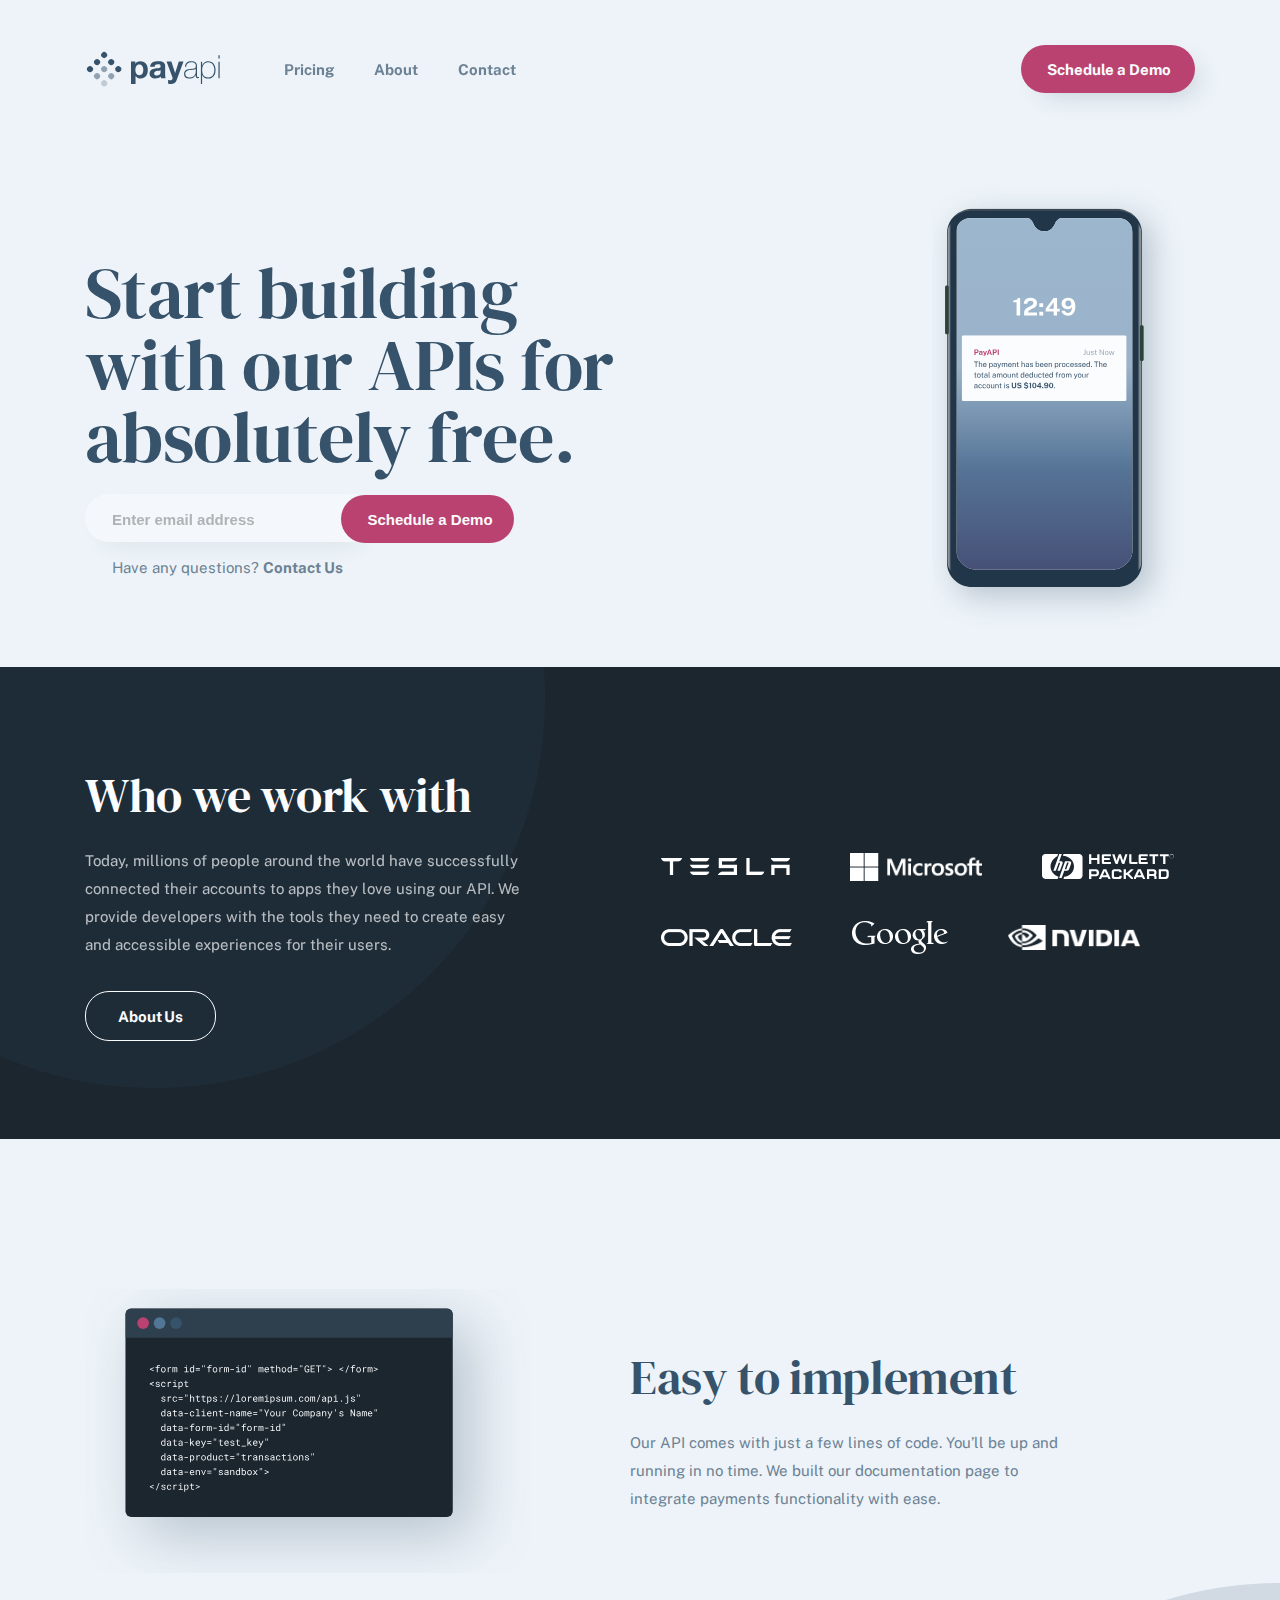
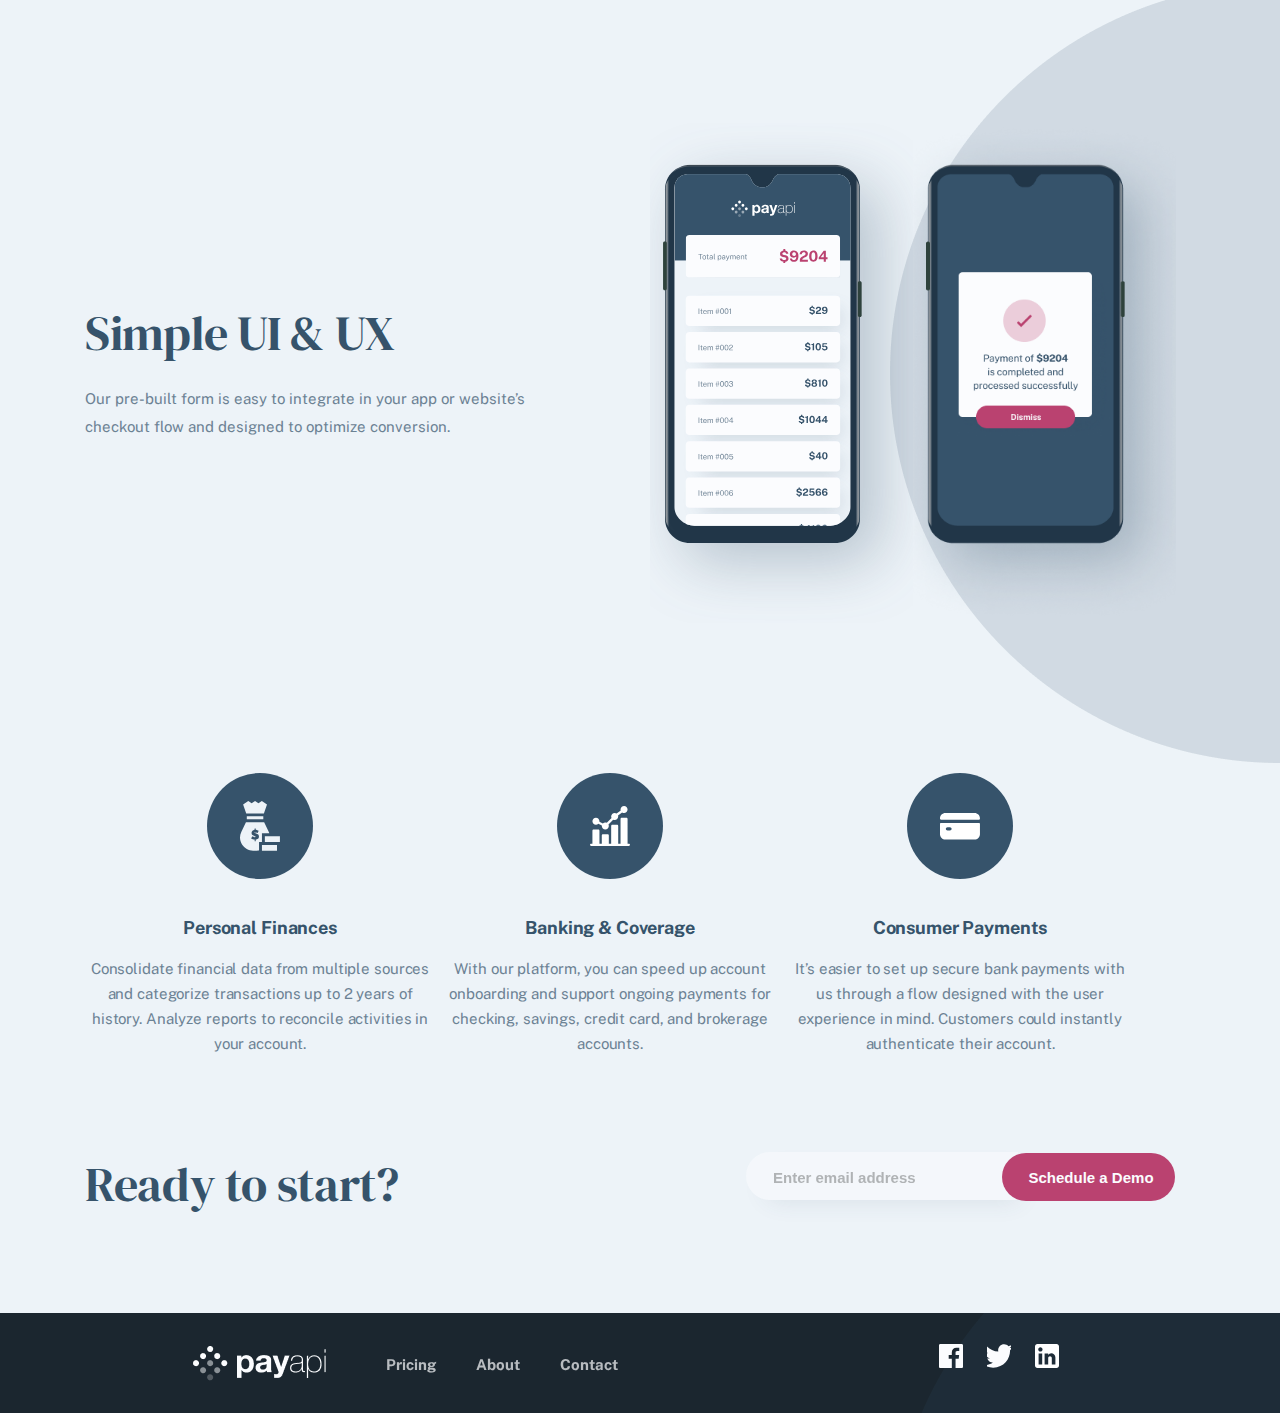
<file: index.html>
<!DOCTYPE html>
<html lang="en">

<head>
    <meta charset="UTF-8">
    <meta http-equiv="X-UA-Compatible" content="IE=edge">
    <meta name="viewport" content="width=device-width, initial-scale=1.0">
    <title>Payapi - Home</title>
    <link rel="stylesheet" href="css/main.css">
</head>

<body>

    <header class="header">
        <nav class="nav container">

            <div class="header-all">
                <div class="header-logo">
                    <a href="index.html">
                        <img src="images/header-logo.svg" alt="img">
                    </a>
                </div>

                <ul>
                    <li><a href="pricing.html">Pricing</a></li>
                    <li><a href="about.html">About</a></li>
                    <li><a href="contact.html">Contact</a></li>
                </ul>
            </div>

            <div class="hamburger">
                <img src="images/hamburger.svg" alt="img">
            </div>

            <div class="btn">
                <a href="">Schedule a Demo</a>
            </div>

        </nav>
    </header>

    <main class="main">

        <section class="building container">

            <div class="building-all">

                <div class="building-text">
                    <h1>Start building with our APIs for absolutely free.</h1>

                    <form>
                        <input type="email" placeholder="Enter email address">
                        <input type="submit" value="Schedule a Demo">
                    </form>

                    <p>Have any questions? <span>Contact Us</span></p>

                </div>


                <div class="building-img">
                    <img src="images/home-building.svg" alt="">
                </div>

            </div>

        </section>

        <section class="work">

            <div class="work-content container">

                <div class="work-text">
                    <h1>Who we work with</h1>
                    <p>Today, millions of people around the world have successfully connected their accounts to apps
                        they love using our API. We provide developers with the tools they need to create easy and
                        accessible experiences for their users. </p>
                    <a href="about.html">About Us</a>
                </div>

                <div class="work-media">
                    <div class="work-media-1">
                        <img src="images/work-1.png" alt="img">
                        <img src="images/work-2.png" alt="img">
                        <img src="images/work-3.svg" alt="img">
                    </div>

                    <div class="work-media-2">
                        <img src="images/work-4.png" alt="img">
                        <img src="images/work-5.png" alt="img">
                        <img src="images/work-6.png" alt="img">
                    </div>
                </div>

            </div>

        </section>

        <section class="implement container">

            <div class="implement-content">

                <div class="implement-img">
                    <img src="images/implement.svg" alt="">
                </div>

                <div class="implement-text">
                    <h2>Easy to implement</h2>
                    <p>Our API comes with just a few lines of code. You’ll be up and running in no time. We built our
                        documentation page to integrate payments functionality with ease.</p>
                </div>

            </div>

        </section>

        <section class="simple">

            <div class="simple-content container">

                <div class="simple-text">
                    <h2>Simple UI & UX</h2>
                    <p>Our pre-built form is easy to integrate in your app or website’s checkout flow and designed to
                        optimize conversion. </p>
                </div>

                <div class="simple-img">
                    <img src="images/simple-1.svg" alt="">
                    <img src="images/simple-2.png" alt="">
                </div>

            </div>

        </section>

        <section class="home-cards">
            <div class="home-cards-content container">

                <div class="cards">
                    <div class="card">
                        <img src="images/home-cards-1.svg" alt="">
                        <h1>Personal Finances</h1>
                        <p>Consolidate financial data from multiple sources and categorize transactions up to 2 years of
                            history. Analyze reports to reconcile activities in your account. </p>
                    </div>

                    <div class="card">
                        <img src="images/home-cards-2.svg" alt="">
                        <h1>Banking & Coverage</h1>
                        <p>With our platform, you can speed up account onboarding and support ongoing payments for
                            checking, savings, credit card, and brokerage accounts.</p>
                    </div>

                    <div class="card">
                        <img src="images/home-cards-3.svg" alt="">
                        <h1>Consumer Payments</h1>
                        <p>It’s easier to set up secure bank payments with us through a flow designed with the user
                            experience in mind. Customers could instantly authenticate their account.</p>
                    </div>
                </div>

                <div class="home-card-bottom">

                    <h1>Ready to start?</h1>

                    <form>
                        <input type="email" placeholder="Enter email address">
                        <input type="submit" value="Schedule a Demo">
                    </form>


                </div>

            </div>
        </section>

    </main>

    <footer class="footer">
        <div class="footer-content container">
            <div class="footer-all">

                <div class="footer-logo">
                    <img src="images/footer-logo.png" alt="">
                </div>

                <ul>
                    <li><a href="pricing.html">Pricing</a></li>
                    <li><a href="about.html">About</a></li>
                    <li><a href="contact.html">Contact</a></li>
                </ul>

            </div>


            <div class="footer-social-media">
                <img src="images/facebook.svg" alt="">
                <img src="images/twitter.svg" alt="">
                <img src="images/in.svg" alt="">
            </div>

        </div>
    </footer>


</body>

</html>
</file>
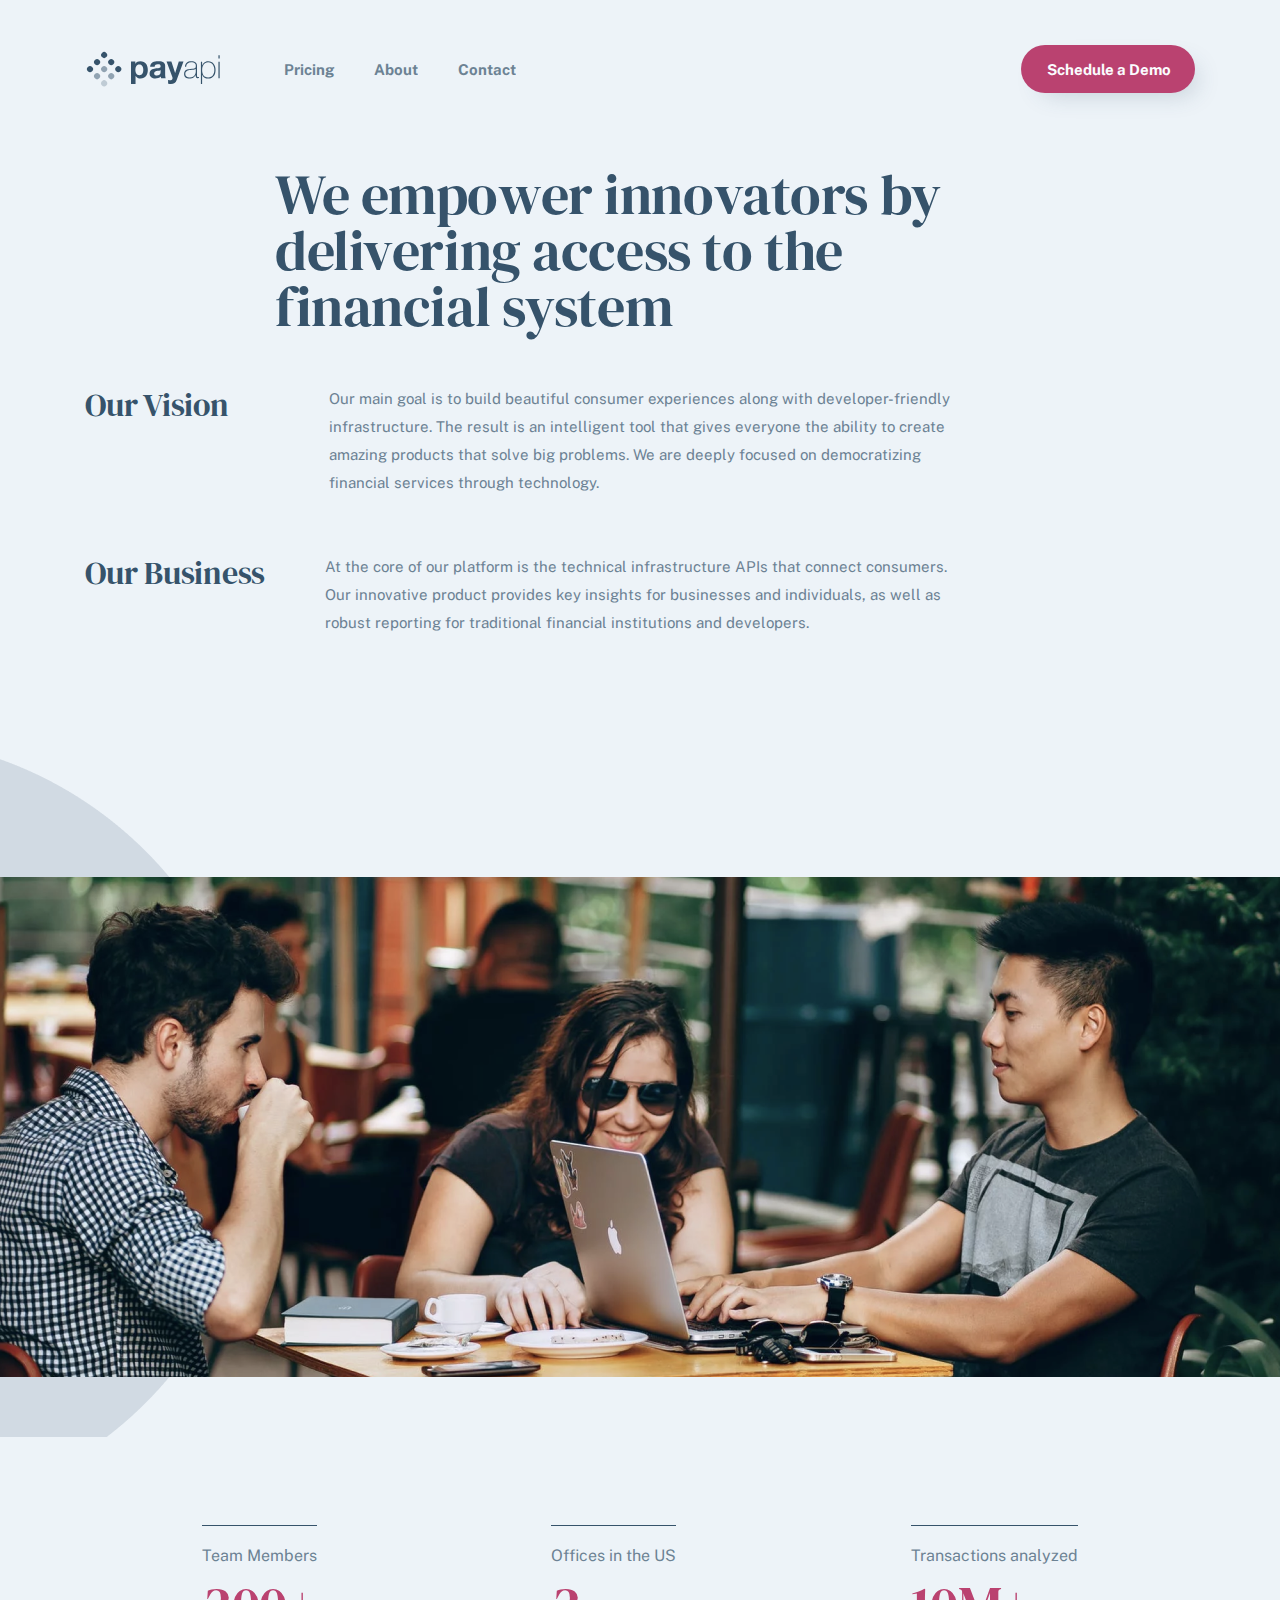
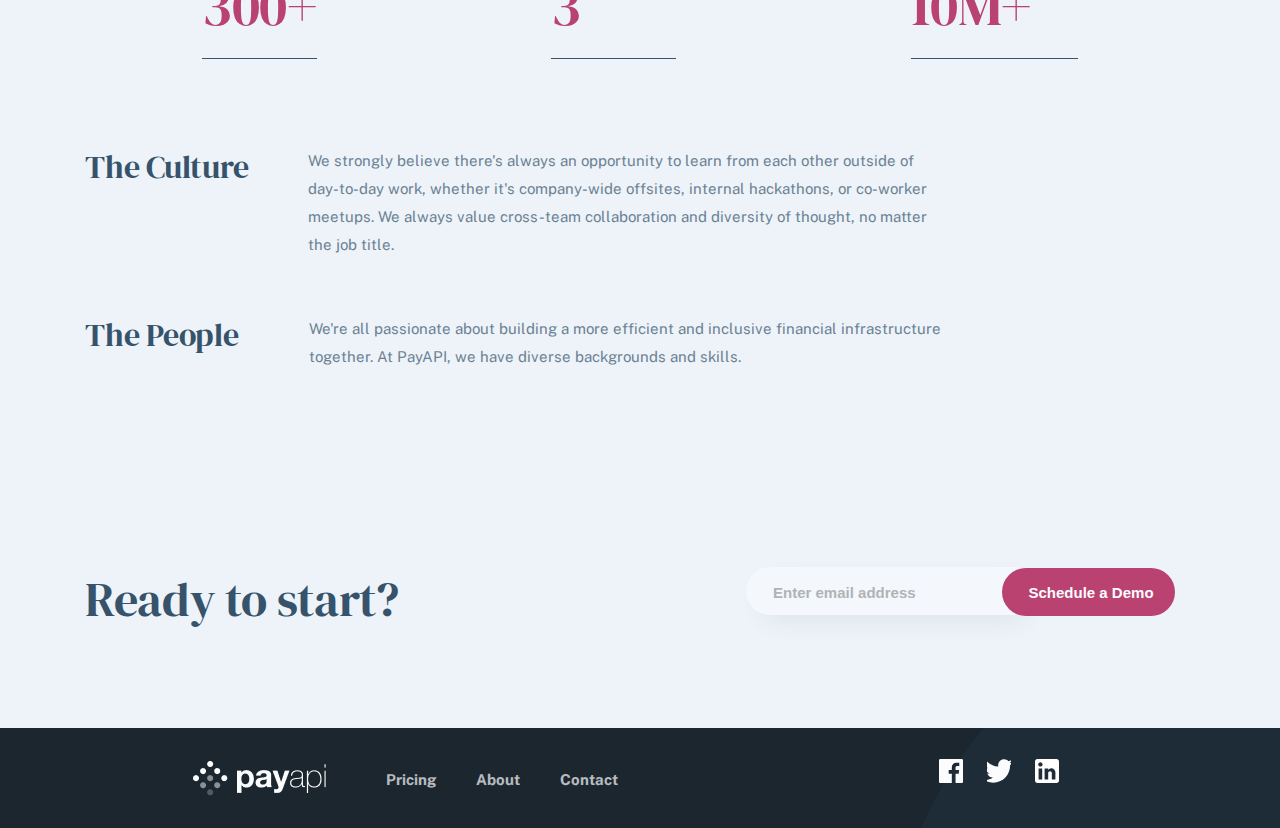
<file: about.html>
<!DOCTYPE html>
<html lang="en">

<head>
    <meta charset="UTF-8">
    <meta http-equiv="X-UA-Compatible" content="IE=edge">
    <meta name="viewport" content="width=device-width, initial-scale=1.0">
    <title>About</title>
    <link rel="stylesheet" href="css/main.css">
</head>

<body>

    <header class="header">
        <nav class="nav container">

            <div class="header-all">
                <div class="header-logo">
                    <a href="index.html">
                        <img src="images/header-logo.svg" alt="img">
                    </a>
                </div>

                <ul>
                    <li><a href="pricing.html">Pricing</a></li>
                    <li><a href="about.html">About</a></li>
                    <li><a href="contact.html">Contact</a></li>
                </ul>
            </div>

            <div class="hamburger">
                <img src="images/hamburger.svg" alt="img">
            </div>

            <div class="btn">
                <a href="">Schedule a Demo</a>
            </div>

        </nav>
    </header>

    <main class="main">


        <section class="about-hero">

            <div class="about-content">

                <div class="about-title container">
                    <h1>We empower innovators
                        by delivering access to the financial system</h1>
                </div>

                <div class="about-text container">
                    <h2>Our Vision</h2>
                    <p>Our main goal is to build beautiful consumer experiences along with developer-friendly
                        infrastructure. The result is an intelligent tool that gives everyone the ability to create
                        amazing products that solve big problems. We are deeply focused on democratizing financial
                        services through technology. </p>
                </div>

                <div class="about-text2 container">
                    <h2>Our Business</h2>
                    <p>At the core of our platform is the technical infrastructure APIs that connect consumers. Our
                        innovative product provides key insights for businesses and individuals, as well as robust
                        reporting for traditional financial institutions and developers. </p>
                </div>

                <div class="about-img">

                    <img src="images/innovator.png" alt="">

                </div>

                <div class="about-cards container">

                    <div class="card">
                        <div class="line"></div>
                        <h3>Team Members</h3>
                        <span>300+</span>
                        <div class="line"></div>
                    </div>


                    <div class="card">
                        <div class="line"></div>
                        <h3>Offices in the US</h3>
                        <span>3 </span>
                        <div class="line"></div>
                    </div>


                    <div class="card">
                        <div class="line"></div>
                        <h3>Transactions analyzed</h3>
                        <span>10M+</span>
                        <div class="line"></div>
                    </div>


                </div>

                <div class="about-text3 container">
                    <h2>The Culture</h2>
                    <p>We strongly believe there's always an opportunity to learn from each other outside of day-to-day
                        work, whether it's company-wide offsites, internal hackathons, or co-worker meetups. We always
                        value cross-team collaboration and diversity of thought, no matter the job title.</p>
                </div>

                <div class="about-text4 container">
                    <h2>The People</h2>
                    <p>We're all passionate about building a more efficient and inclusive financial infrastructure
                        together. At PayAPI, we have diverse backgrounds and skills.</p>
                </div>

                <div class="home-card-bottom container">

                    <h1>Ready to start?</h1>

                    <form>
                        <input type="email" placeholder="Enter email address">
                        <input type="submit" value="Schedule a Demo">
                    </form>

                </div>

            </div>

        </section>

    </main>

    <footer class="footer">
        <div class="footer-content container">
            <div class="footer-all">

                <div class="footer-logo">
                    <img src="images/footer-logo.png" alt="">
                </div>

                <ul>
                    <li><a href="pricing.html">Pricing</a></li>
                    <li><a href="about.html">About</a></li>
                    <li><a href="contact.html">Contact</a></li>
                </ul>

            </div>


            <div class="footer-social-media">
                <img src="images/facebook.svg" alt="">
                <img src="images/twitter.svg" alt="">
                <img src="images/in.svg" alt="">
            </div>

        </div>
    </footer>

</body>

</html>
</file>
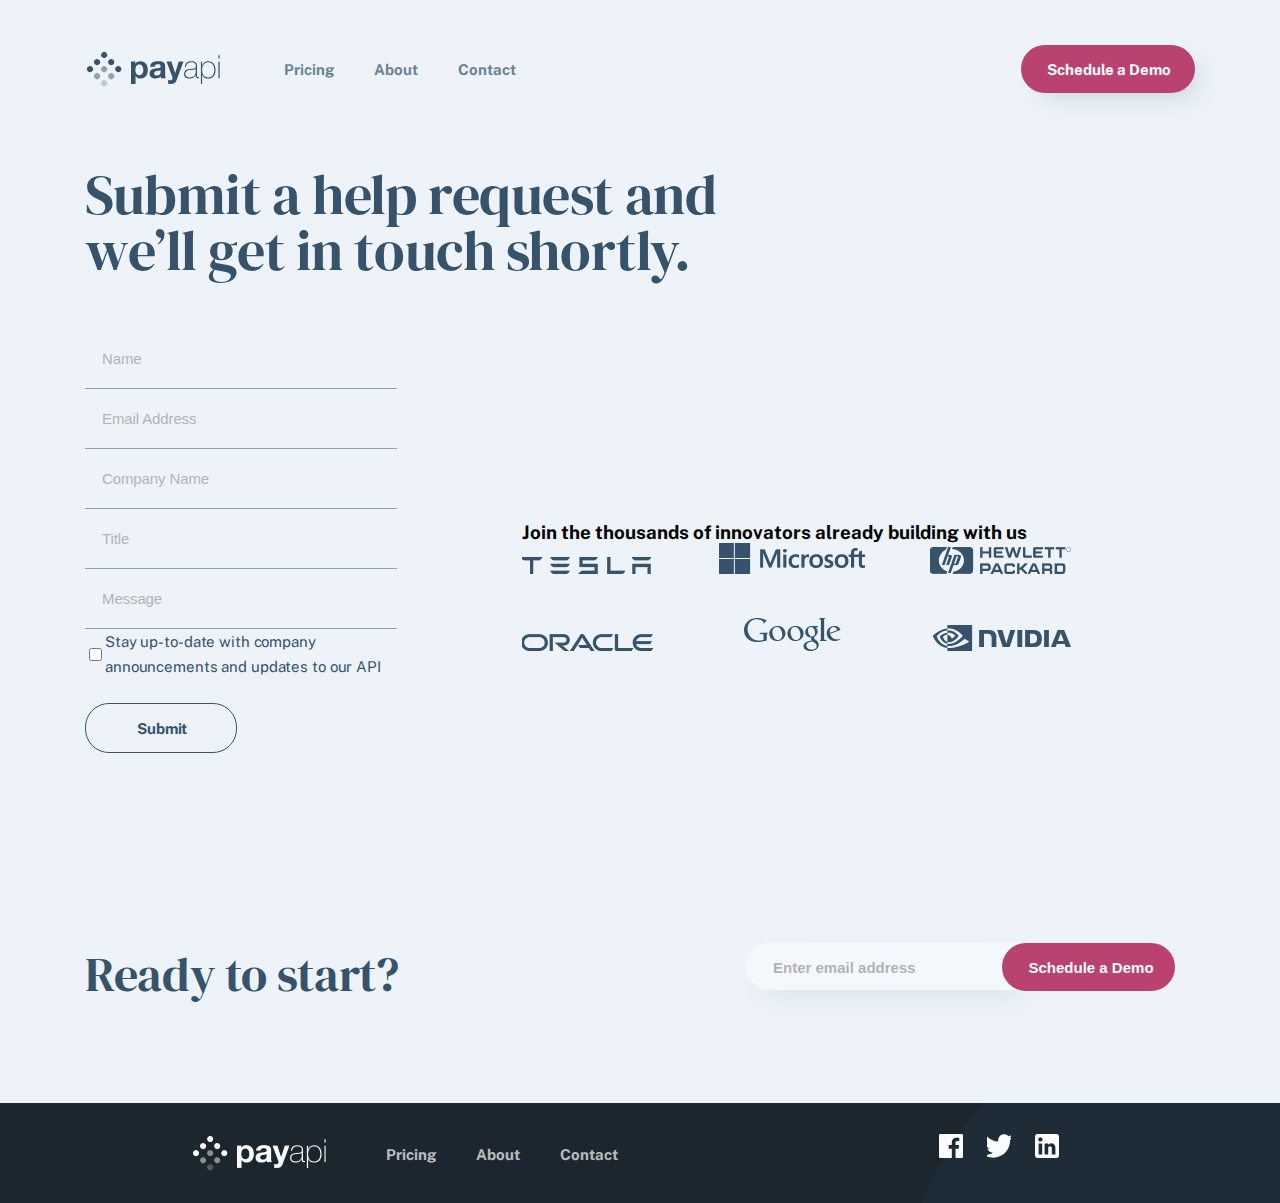
<file: contact.html>
<!DOCTYPE html>
<html lang="en">

<head>
    <meta charset="UTF-8">
    <meta http-equiv="X-UA-Compatible" content="IE=edge">
    <meta name="viewport" content="width=device-width, initial-scale=1.0">
    <title>Contact</title>
    <link rel="stylesheet" href="css/main.css">
</head>

<body>

    <header class="header">
        <nav class="nav container">

            <div class="header-all">
                <div class="header-logo">
                    <a href="index.html">
                        <img src="images/header-logo.svg" alt="img">
                    </a>
                </div>

                <ul>
                    <li><a href="pricing.html">Pricing</a></li>
                    <li><a href="about.html">About</a></li>
                    <li><a href="contact.html">Contact</a></li>
                </ul>
            </div>

            <div class="hamburger">
                <img src="images/hamburger.svg" alt="img">
            </div>

            <div class="btn">
                <a href="">Schedule a Demo</a>
            </div>

        </nav>
    </header>


    <main class="main">
        <section class="contact-hero">
            <div class="contact-content container">
                <div class="contact-title">
                    <h1>Submit a help request and
                        we’ll get in touch shortly.</h1>
                </div>

                <div class="contact-inputs">

                    <form>
                        <input type="text" placeholder="Name">
                        <div class="line"></div>
                        <input type="email" placeholder="Email Address">
                        <div class="line"></div>
                        <input type="text" placeholder="Company Name">
                        <div class="line"></div>
                        <input type="text" placeholder="Title">
                        <div class="line"></div>
                        <input type="text" placeholder="Message">
                        <div class="line"></div>
                        <div class="checkbox">
                            <input type="checkbox">
                            <p>Stay up-to-date with company announcements and updates to our API</p>
                        </div>
                        <a href="">Submit</a>
                    </form>

                    <div class="contact-social-media">
                        <h3>Join the thousands of innovators already building with us</h3>
                        <img class="contact-1" src="images/contact-icon1.png" alt="">
                        <img class="contact-2" src="images/contact-icon2.png" alt="">
                        <img class="contact-3" src="images/contact-icon3.png" alt="">
                        <img class="contact-4" src="images/contact-icon4.png" alt="">
                        <img class="contact-5" src="images/contact-icon5.png" alt="">
                        <img class="contact-6" src="images/contact-icon6.png" alt="">
                    </div>

                </div>

                <div class="home-card-bottom">

                    <h1>Ready to start?</h1>

                    <form>
                        <input type="email" placeholder="Enter email address">
                        <input type="submit" value="Schedule a Demo">
                    </form>
                </div>
            </div>
        </section>

    </main>

    <footer class="footer">
        <div class="footer-content container">
            <div class="footer-all">

                <div class="footer-logo">
                    <img src="images/footer-logo.png" alt="">
                </div>

                <ul>
                    <li><a href="pricing.html">Pricing</a></li>
                    <li><a href="about.html">About</a></li>
                    <li><a href="contact.html">Contact</a></li>
                </ul>

            </div>


            <div class="footer-social-media">
                <img src="images/facebook.svg" alt="">
                <img src="images/twitter.svg" alt="">
                <img src="images/in.svg" alt="">
            </div>

        </div>
    </footer>

</body>

</html>
</file>
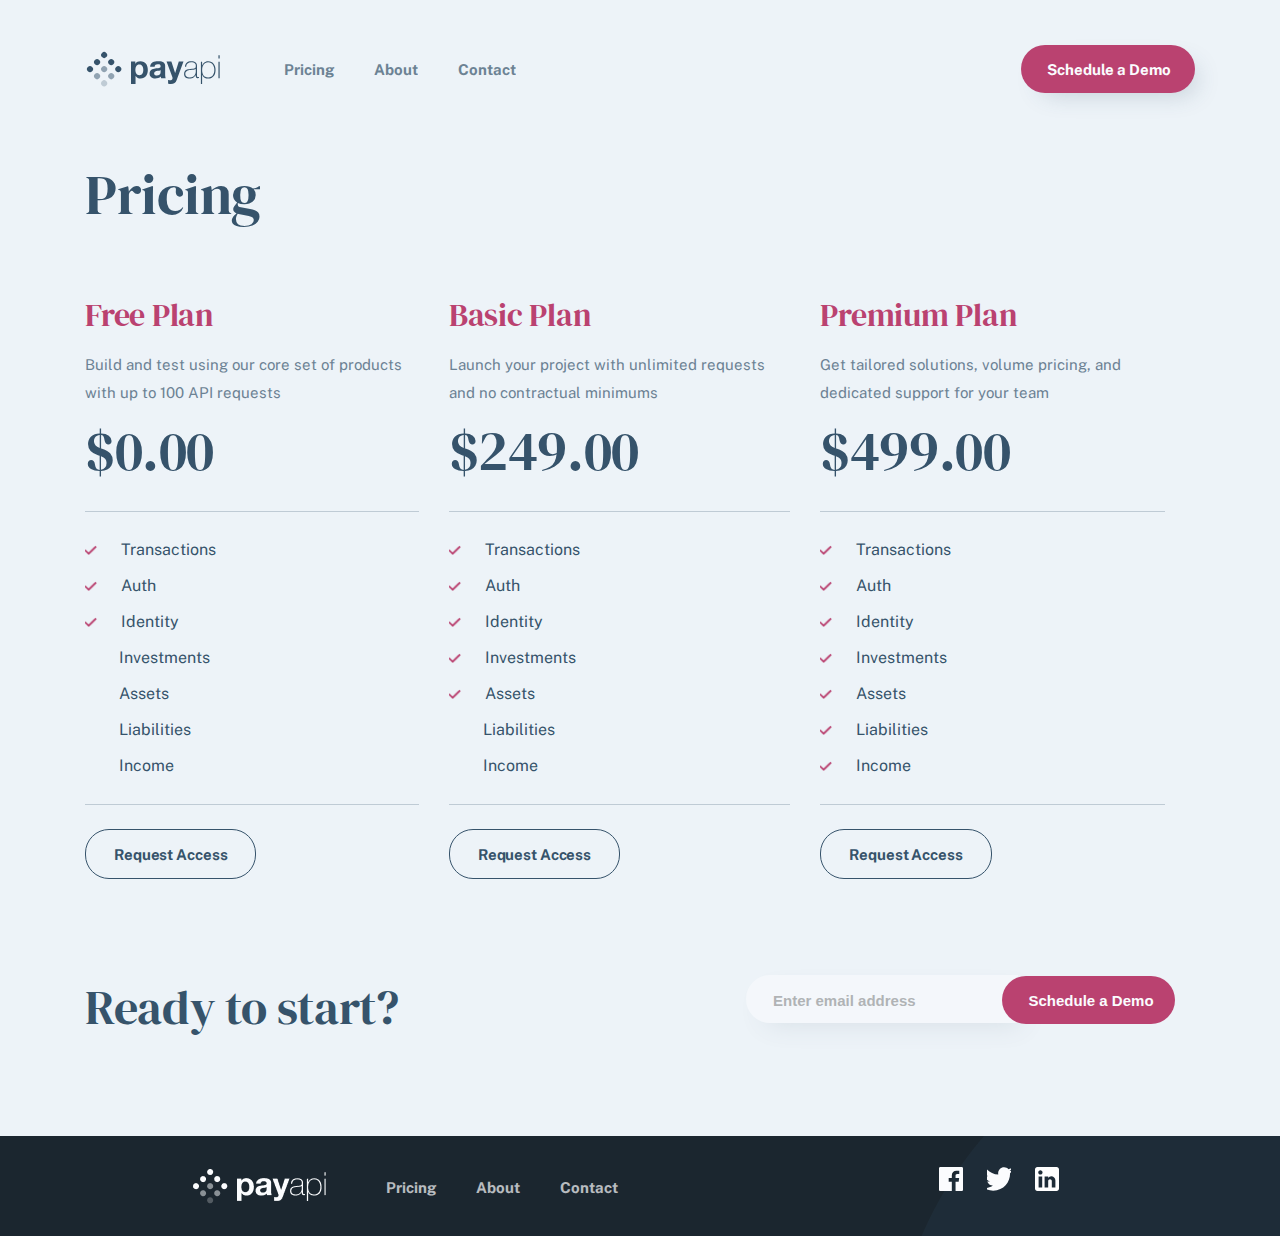
<file: pricing.html>
<!DOCTYPE html>
<html lang="en">

<head>
    <meta charset="UTF-8">
    <meta http-equiv="X-UA-Compatible" content="IE=edge">
    <meta name="viewport" content="width=device-width, initial-scale=1.0">
    <title>Pricing</title>
    <link rel="stylesheet" href="css/main.css">
</head>

<body>

    <header class="header">
        <nav class="nav container">

            <div class="header-all">
                <div class="header-logo">
                    <a href="index.html">
                        <img src="images/header-logo.svg" alt="img">
                    </a>
                </div>

                <ul>
                    <li><a href="pricing.html">Pricing</a></li>
                    <li><a href="about.html">About</a></li>
                    <li><a href="contact.html">Contact</a></li>
                </ul>
            </div>

            <div class="hamburger">
                <img src="images/hamburger.svg" alt="img">
            </div>

            <div class="btn">
                <a href="">Schedule a Demo</a>
            </div>

        </nav>
    </header>

    <main class="main">

        <section class="pricing">

            <div class="pricing-content container">

                <div class="pricing-text">
                    <h1>Pricing</h1>
                </div>

                <div class="pricing-cards">

                    <div class="pricing-card">
                        <h2>Free Plan</h2>
                        <p>Build and test using our core set of products with up to 100 API requests </p>
                        <span>$0.00</span>
                        <div class="pricing-line"></div>
                        <h3>
                            <img src="images/succes.png" alt="">
                            Transactions
                        </h3>
                        <h3>
                            <img src="images/succes.png" alt="">
                            Auth
                        </h3>
                        <h3>
                            <img src="images/succes.png" alt="">
                            Identity
                        </h3>
                        <h3 class="pricing-h3">Investments</h3>
                        <h3 class="pricing-h3">Assets</h3>
                        <h3 class="pricing-h3">Liabilities</h3>
                        <h3 class="pricing-h3">Income</h3>
                        <div class="pricing-line"></div>
                        <a href="">Request Access</a>

                    </div>

                    <div class="pricing-card">
                        <h2>Basic Plan</h2>
                        <p>Launch your project with unlimited requests and no contractual minimums </p>
                        <span>$249.00</span>
                        <div class="pricing-line"></div>
                        <h3>
                            <img src="images/succes.png" alt="">
                            Transactions
                        </h3>
                        <h3>
                            <img src="images/succes.png" alt="">
                            Auth
                        </h3>
                        <h3>
                            <img src="images/succes.png" alt="">
                            Identity
                        </h3>
                        <h3>
                            <img src="images/succes.png" alt="">
                            Investments
                        </h3>
                        <h3>
                            <img src="images/succes.png" alt="">
                            Assets
                        </h3>

                        <h3 class="pricing-h3">Liabilities</h3>
                        <h3 class="pricing-h3">Income</h3>
                        <div class="pricing-line"></div>
                        <a href="#">Request Access</a>

                    </div>

                    <div class="pricing-card">
                        <h2>Premium Plan</h2>
                        <p>Get tailored solutions, volume pricing, and dedicated support for your team </p>
                        <span>$499.00</span>
                        <div class="pricing-line"></div>
                        <h3>
                            <img src="images/succes.png" alt="">
                            Transactions
                        </h3>
                        <h3>
                            <img src="images/succes.png" alt="">
                            Auth
                        </h3>
                        <h3>
                            <img src="images/succes.png" alt="">
                            Identity
                        </h3>
                        <h3>
                            <img src="images/succes.png" alt="">
                            Investments
                        </h3>
                        <h3>
                            <img src="images/succes.png" alt="">
                            Assets
                        </h3>
                        <h3>
                            <img src="images/succes.png" alt="">
                            Liabilities
                        </h3>
                        <h3>
                            <img src="images/succes.png" alt="">
                            Income
                        </h3>


                        <div class="pricing-line"></div>
                        <a href="">Request Access</a>

                    </div>

                </div>

                <div class="home-card-bottom">

                    <h1>Ready to start?</h1>

                    <form>
                        <input type="email" placeholder="Enter email address">
                        <input type="submit" value="Schedule a Demo">
                    </form>


                </div>

            </div>

        </section>


    </main>

    <footer class="footer">
        <div class="footer-content container">
            <div class="footer-all">

                <div class="footer-logo">
                    <img src="images/footer-logo.png" alt="">
                </div>

                <ul>
                    <li><a href="pricing.html">Pricing</a></li>
                    <li><a href="about.html">About</a></li>
                    <li><a href="contact.html">Contact</a></li>
                </ul>

            </div>


            <div class="footer-social-media">
                <img src="images/facebook.svg" alt="">
                <img src="images/twitter.svg" alt="">
                <img src="images/in.svg" alt="">
            </div>

        </div>
    </footer>



</body>

</html>
</file>
<file: css/main.css>
@font-face {
  font-display: swap;
  /* Check https://developer.mozilla.org/en-US/docs/Web/CSS/@font-face/font-display for other options. */
  font-family: "DM Serif Display";
  font-style: normal;
  font-weight: 400;
  src: url("../fonts/dm-serif-display-v12-latin-regular.eot");
  /* IE9 Compat Modes */
  src: url("../fonts/dm-serif-display-v12-latin-regular.eot?#iefix") format("embedded-opentype"), url("../fonts/dm-serif-display-v12-latin-regular.woff2") format("woff2"), url("../fonts/dm-serif-display-v12-latin-regular.woff") format("woff"), url("../fonts/dm-serif-display-v12-latin-regular.ttf") format("truetype"), url("../fonts/dm-serif-display-v12-latin-regular.svg#DMSerifDisplay") format("svg");
  /* Legacy iOS */
}
/* public-sans-regular - latin */
@font-face {
  font-display: swap;
  /* Check https://developer.mozilla.org/en-US/docs/Web/CSS/@font-face/font-display for other options. */
  font-family: "Public Sans";
  font-style: normal;
  font-weight: 400;
  src: url("../fonts/public-sans-v14-latin-regular.eot");
  /* IE9 Compat Modes */
  src: url("../fonts/public-sans-v14-latin-regular.eot?#iefix") format("embedded-opentype"), url("../fonts/public-sans-v14-latin-regular.woff2") format("woff2"), url("../fonts/public-sans-v14-latin-regular.woff") format("woff"), url("../fonts/public-sans-v14-latin-regular.ttf") format("truetype"), url("../fonts/public-sans-v14-latin-regular.svg#PublicSans") format("svg");
  /* Legacy iOS */
}
/* public-sans-700 - latin */
@font-face {
  font-display: swap;
  /* Check https://developer.mozilla.org/en-US/docs/Web/CSS/@font-face/font-display for other options. */
  font-family: "Public Sans";
  font-style: normal;
  font-weight: 700;
  src: url("../fonts/public-sans-v14-latin-700.eot");
  /* IE9 Compat Modes */
  src: url("../fonts/public-sans-v14-latin-700.eot?#iefix") format("embedded-opentype"), url("../fonts/public-sans-v14-latin-700.woff2") format("woff2"), url("../fonts/public-sans-v14-latin-700.woff") format("woff"), url("../fonts/public-sans-v14-latin-700.ttf") format("truetype"), url("../fonts/public-sans-v14-latin-700.svg#PublicSans") format("svg");
  /* Legacy iOS */
}
html {
  box-sizing: border-box;
}

*,
*::before,
*::after {
  box-sizing: inherit;
}

h1,
h2,
h3,
h4,
h5,
h6,
p {
  margin: 0;
}

ul {
  margin: 0;
  padding: 0;
  list-style: none;
}

a {
  text-decoration: none;
  display: inline-block;
}

img {
  width: 100%;
  height: 100%;
  -o-object-fit: cover;
     object-fit: cover;
}

body {
  margin: 0;
  font-family: "Public Sans";
  background: #EDF3F8;
}

.container {
  max-width: 1150px;
  margin-left: auto;
  margin-right: auto;
  padding-left: 20px;
  padding-right: 20px;
}

.header .nav {
  margin-top: 45px;
  margin-bottom: 74px;
  display: flex;
  justify-content: space-between;
}
.header .nav .header-all {
  display: flex;
  align-items: center;
}
.header .nav .header-all .header-logo {
  width: 135px;
  height: 38px;
  margin-right: 64px;
}
.header .nav .header-all ul {
  display: flex;
}
.header .nav .header-all ul li {
  margin-right: 40px;
}
.header .nav .header-all ul li a {
  font-weight: 700;
  font-size: 15px;
  line-height: 18px;
  color: #36536B;
  mix-blend-mode: normal;
  opacity: 0.7;
  transition: 0.5s;
}
.header .nav .header-all ul li a:hover {
  opacity: 1;
}
.header .nav .hamburger {
  display: none;
}
.header .nav .btn a {
  font-weight: 700;
  font-size: 15px;
  line-height: 18px;
  letter-spacing: -0.115385px;
  color: #FBFCFE;
  background: #BA4270;
  box-shadow: 10px 10px 25px -10px rgba(54, 83, 107, 0.25);
  border-radius: 24px;
  padding: 16px 24.5px 14px 26.5px;
  transition: 0.5s;
}
.header .nav .btn a:hover {
  background: #DA6D97;
}

@media screen and (max-width: 768px) {
  .header .nav .header-all ul li {
    margin-right: 20px;
  }
}
@media screen and (max-width: 623px) {
  .header .nav {
    align-items: center;
  }
  .header .nav .header-all .header-logo {
    margin-right: 0;
  }
  .header .nav .header-all ul {
    display: none;
  }
  .header .nav .header-logo {
    width: 135px;
    height: 38px;
  }
  .header .nav .hamburger {
    width: 28px;
    height: 17px;
    display: block;
  }
  .header .nav .btn {
    display: none;
  }
}
.building .building-all {
  display: flex;
  align-items: center;
  justify-content: space-between;
}
.building .building-all .building-text h1 {
  max-width: 546px;
  font-family: "DM Serif Display";
  font-style: normal;
  font-weight: 400;
  font-size: 72px;
  line-height: 72px;
  letter-spacing: -0.553846px;
  color: #36536B;
  margin-bottom: 21px;
}
.building .building-all .building-text input {
  position: relative;
  width: 445px;
  display: inline-block;
  font-size: 15px;
  line-height: 18px;
  box-sizing: border-box;
  transition: 0.5s;
  margin-bottom: 16px;
}
.building .building-all .building-text input[type=email] {
  background: #FBFCFE;
  box-shadow: 10px 10px 25px -10px rgba(54, 83, 107, 0.25);
  border-radius: 24px 0 0 24px;
  width: 272px;
  height: 48px;
  border: none;
  outline: none;
  padding: 16px 0 14px 27px;
  font-weight: 700;
  color: #36536B;
  opacity: 0.5;
}
.building .building-all .building-text input[type=submit] {
  position: relative;
  width: 173px;
  left: -20px;
  height: 48px;
  border-radius: 24px;
  padding: 16px 24.5px 14px 26.5px;
  border: none;
  outline: none;
  cursor: pointer;
  background: #BA4270;
  color: #FBFCFE;
  font-weight: 700;
}
.building .building-all .building-text input[type=submit]:hover {
  background: #DA6D97;
}
.building .building-all .building-text p {
  font-weight: 400;
  font-size: 15px;
  line-height: 18px;
  color: #6C8294;
  margin-left: 27px;
}
.building .building-all .building-text p span {
  font-weight: 700;
}
.building .building-all .building-img {
  width: 263px;
  height: 500px;
}

@media screen and (max-width: 768px) {
  .building {
    margin: 0 auto;
  }
  .building .building-all {
    flex-direction: column-reverse;
  }
  .building .building-all .building-text {
    text-align: center;
  }
  .building .building-all .building-text h1 {
    max-width: 570px;
    font-size: 48px;
    line-height: 56px;
  }
  .building .building-all .building-text p {
    margin-bottom: 99px;
  }
  .building .building-all .building-img {
    width: 159px;
    height: 300px;
    margin-top: -50px;
    margin-left: 20px;
  }
}
@media screen and (max-width: 533px) {
  .building .building-all .building-text h1 {
    text-align: center;
    max-width: 327px;
    font-size: 32px;
    line-height: 36px;
    letter-spacing: -0.246154px;
    margin: 0 auto;
    padding-bottom: 24px;
  }
  .building .building-all .building-text input[type=email] {
    width: 100%;
    border-radius: 24px;
  }
  .building .building-all .building-text input[type=submit] {
    width: 100%;
    margin-left: 20px;
  }
}
.work {
  width: 100%;
  height: 472px;
  background: #1B262F;
  background-image: url(../../../images/work-bg.png);
  background-repeat: no-repeat;
}
.work .work-content {
  display: flex;
  align-items: center;
}
.work .work-content .work-text h1 {
  font-family: "DM Serif Display";
  font-weight: 400;
  font-size: 48px;
  line-height: 56px;
  letter-spacing: -0.369231px;
  color: #FBFCFE;
  padding-top: 100px;
  margin-bottom: 24px;
}
.work .work-content .work-text p {
  max-width: 445px;
  font-weight: 400;
  font-size: 15px;
  line-height: 28px;
  color: #FBFCFE;
  mix-blend-mode: normal;
  opacity: 0.7;
  margin-bottom: 32px;
}
.work .work-content .work-text a {
  cursor: pointer;
  font-weight: 700;
  font-size: 15px;
  line-height: 18px;
  text-align: center;
  letter-spacing: -0.115385px;
  color: #FBFCFE;
  border: 1px solid #FBFCFE;
  border-radius: 24px;
  padding: 16px 32px 14px;
  transition: 0.5s;
}
.work .work-content .work-text a:hover {
  color: #1B262F;
  background: #fff;
}
.work .work-content .work-media {
  max-width: 536px;
  height: 103px;
  padding-left: 131px;
  padding-top: 50px;
}
.work .work-content .work-media .work-media-1 {
  width: 192px;
  display: flex;
  align-items: center;
  padding-bottom: 40px;
}
.work .work-content .work-media .work-media-1 img {
  padding-right: 60px;
}
.work .work-content .work-media .work-media-2 {
  width: 192px;
  display: flex;
  align-items: center;
}
.work .work-content .work-media .work-media-2 img {
  padding-right: 60px;
}

@media screen and (max-width: 1185px) {
  .work .work-content .work-text p {
    max-width: 300px;
  }
  .work .work-content .work-media {
    padding-left: 10px;
  }
  .work .work-content .work-media .work-media-1 {
    width: 150px;
  }
  .work .work-content .work-media .work-media-1 img {
    padding-right: 30px;
  }
  .work .work-content .work-media .work-media-2 {
    width: 150px;
  }
  .work .work-content .work-media .work-media-2 img {
    padding-right: 30px;
  }
}
@media screen and (max-width: 864px) {
  .work {
    height: 615px;
  }
  .work .work-content {
    flex-direction: column-reverse;
    margin: 0 auto;
  }
  .work .work-content .work-text {
    text-align: center;
  }
  .work .work-content .work-text p {
    max-width: 456px;
  }
  .work .work-content .work-media {
    margin-top: 50px;
    margin-left: -300px;
  }
}
@media screen and (max-width: 440px) {
  .work-media {
    width: 100%;
  }
}
@media screen and (max-width: 350px) {
  .work .work-content .work-text h1 {
    font-size: 32px;
    line-height: 36px;
    padding-top: 50px;
  }
  .work .work-content .work-media {
    width: 100%;
    margin-top: 0;
    flex-direction: column;
  }
  .work .work-content .work-media .work-media-1 img,
  .work .work-content .work-media .work-media-2 img {
    margin: 0 auto;
    width: 110px;
    margin-left: 10px;
  }
}
.implement {
  margin-top: 150px;
  margin-bottom: 10px;
}
.implement .implement-content {
  display: flex;
  align-items: center;
}
.implement .implement-content .implement-img {
  width: 445px;
  height: 284px;
  flex-shrink: 0;
}
.implement .implement-content .implement-text {
  margin-left: 100px;
}
.implement .implement-content .implement-text h2 {
  font-family: "DM Serif Display";
  font-weight: 400;
  font-size: 48px;
  line-height: 56px;
  letter-spacing: -0.369231px;
  color: #36536B;
  margin-bottom: 24px;
}
.implement .implement-content .implement-text p {
  max-width: 445px;
  font-weight: 400;
  font-size: 15px;
  line-height: 28px;
  color: #6C8294;
}

@media screen and (max-width: 971px) {
  .implement .implement-content .implement-text {
    margin-left: 0px;
  }
}
@media screen and (max-width: 872px) {
  .implement {
    margin-top: 100px;
  }
  .implement .implement-content {
    flex-direction: column;
  }
  .implement .implement-content .implement-img {
    max-width: 410px;
  }
  .implement .implement-content .implement-text {
    margin-left: 0px;
    text-align: center;
  }
  .implement .implement-content .implement-text p {
    max-width: 573px;
  }
}
@media screen and (max-width: 550px) {
  .implement {
    margin-top: 100px;
    margin-bottom: 80px;
  }
  .implement .implement-content {
    flex-direction: column;
    margin: 0 auto;
  }
  .implement .implement-content .implement-img {
    width: 100%;
  }
  .implement .implement-content .implement-text {
    margin-left: 0px;
    text-align: center;
  }
  .implement .implement-content .implement-text h2 {
    font-size: 36px;
    line-height: 36px;
  }
  .implement .implement-content .implement-text p {
    max-width: 573px;
  }
}
.simple {
  background: url(../../../images/simple-bg.png) no-repeat;
  background-position-x: right;
  background-position-y: center;
  padding-bottom: 140px;
}
.simple .simple-content {
  padding-top: 140px;
  display: flex;
  align-items: center;
}
.simple .simple-content .simple-text {
  margin-right: 120px;
}
.simple .simple-content .simple-text h2 {
  font-family: "DM Serif Display";
  font-weight: 400;
  font-size: 48px;
  line-height: 56px;
  letter-spacing: -0.369231px;
  color: #36536B;
  margin-bottom: 24px;
}
.simple .simple-content .simple-text p {
  max-width: 445px;
  font-weight: 400;
  font-size: 15px;
  line-height: 28px;
  color: #6C8294;
}
.simple .simple-content .simple-img {
  width: 263px;
  height: 500px;
  display: flex;
}

@media screen and (max-width: 1105px) {
  .simple .simple-content .simple-text {
    margin-right: 40px;
  }
  .simple .simple-content .simple-text p {
    max-width: 300px;
  }
}
@media screen and (max-width: 900px) {
  .simple .simple-content {
    flex-direction: column-reverse;
    margin: 0 auto;
  }
  .simple .simple-content .simple-text {
    margin-right: 0px;
    text-align: center;
  }
  .simple .simple-content .simple-text p {
    max-width: 573px;
  }
  .simple .simple-content .simple-img {
    display: flex;
    justify-content: center;
  }
}
@media screen and (max-width: 550px) {
  .simple {
    background: none;
  }
  .simple .simple-content {
    flex-direction: column-reverse;
    margin: 0 auto;
  }
  .simple .simple-content .simple-text {
    margin-right: 0px;
    text-align: center;
  }
  .simple .simple-content .simple-text h2 {
    font-size: 36px;
    line-height: 36px;
  }
  .simple .simple-content .simple-text p {
    max-width: 328px;
  }
  .simple .simple-content .simple-img {
    flex-direction: column;
    margin-bottom: 150px;
  }
  .simple .simple-content .simple-img img {
    margin: 0 auto;
  }
}
.home-cards {
  margin-top: 10px;
}
.home-cards .home-cards-content {
  margin: 0 auto;
}
.home-cards .home-cards-content .cards {
  display: flex;
  align-items: center;
  text-align: center;
}
.home-cards .home-cards-content .cards .card {
  max-width: 350px;
  gap: 30px;
}
.home-cards .home-cards-content .cards .card img {
  width: 106px;
  height: 106px;
  margin-bottom: 32px;
}
.home-cards .home-cards-content .cards .card h1 {
  font-weight: 700;
  font-size: 18px;
  line-height: 25px;
  text-align: center;
  letter-spacing: -0.138462px;
  color: #36536B;
  margin-bottom: 16px;
}
.home-cards .home-cards-content .cards .card p {
  font-weight: 400;
  font-size: 15px;
  line-height: 25px;
  letter-spacing: -0.115385px;
  color: #6C8294;
}
.home-cards .home-cards-content .home-card-bottom {
  margin-top: 96px;
  margin-bottom: 96px;
  display: flex;
  align-items: center;
  justify-content: space-between;
}
.home-cards .home-cards-content .home-card-bottom h1 {
  font-family: "DM Serif Display";
  font-weight: 400;
  font-size: 48px;
  line-height: 56px;
  letter-spacing: -0.369231px;
  color: #36536B;
}
.home-cards .home-cards-content .home-card-bottom input {
  position: relative;
  width: 445px;
  display: inline-block;
  font-size: 15px;
  line-height: 18px;
  box-sizing: border-box;
  transition: 0.5s;
  margin-bottom: 16px;
}
.home-cards .home-cards-content .home-card-bottom input[type=email] {
  background: #FBFCFE;
  box-shadow: 10px 10px 25px -10px rgba(54, 83, 107, 0.25);
  border-radius: 24px 0 0 24px;
  width: 272px;
  height: 48px;
  border: none;
  outline: none;
  padding: 16px 0 14px 27px;
  font-weight: 700;
  color: #36536B;
  opacity: 0.5;
}
.home-cards .home-cards-content .home-card-bottom input[type=submit] {
  position: relative;
  width: 173px;
  left: -20px;
  height: 48px;
  border-radius: 24px;
  padding: 16px 24.5px 14px 26.5px;
  border: none;
  outline: none;
  cursor: pointer;
  background: #BA4270;
  color: #FBFCFE;
  font-weight: 700;
}
.home-cards .home-cards-content .home-card-bottom input[type=submit]:hover {
  background: #DA6D97;
}

@media screen and (max-width: 1000px) {
  .home-cards .home-cards-content .cards .card {
    max-width: 223px;
    margin: 0 auto;
  }
  .home-cards .home-cards-content .home-card-bottom {
    flex-direction: column;
  }
  .home-cards .home-cards-content .home-card-bottom h1 {
    margin-bottom: 40px;
  }
}
@media screen and (max-width: 600px) {
  .home-cards .home-cards-content .cards {
    flex-direction: column;
  }
  .home-cards .home-cards-content .cards .card {
    margin-bottom: 48px;
  }
  .home-cards .home-cards-content .home-card-bottom h1 {
    font-size: 32px;
    line-height: 36px;
  }
  .home-cards .home-cards-content .home-card-bottom input[type=email] {
    width: 100%;
    border-radius: 24px;
  }
  .home-cards .home-cards-content .home-card-bottom input[type=submit] {
    width: 100%;
    margin-left: 20px;
  }
}
.footer {
  background: #1B262F;
  background-image: url(../../../images/footer-bg.png);
  background-repeat: no-repeat;
  background-position-x: right;
  width: 100%;
  height: 100px;
  padding: 31px 0;
}
.footer .footer-content {
  display: flex;
  justify-content: space-between;
}
.footer .footer-content .footer-all {
  display: flex;
  align-items: center;
}
.footer .footer-content .footer-all .footer-logo {
  width: 135px;
  margin-right: 60px;
}
.footer .footer-content .footer-all ul {
  display: flex;
}
.footer .footer-content .footer-all ul li {
  margin-right: 40px;
}
.footer .footer-content .footer-all ul li a {
  font-weight: 700;
  font-size: 15px;
  line-height: 18px;
  color: #FBFCFE;
  mix-blend-mode: normal;
  opacity: 0.7;
  transition: 0.5s;
}
.footer .footer-content .footer-all ul li a:hover {
  opacity: 1;
}
.footer .footer-content .footer-social-media {
  width: 24px;
  height: 24px;
  display: flex;
}
.footer .footer-content .footer-social-media img {
  margin-left: 24px;
}
.footer .footer-content .for-responsive {
  display: none;
}

@media screen and (max-width: 1335px) {
  .footer .footer-content {
    display: flex;
    justify-content: space-evenly;
  }
  .footer .footer-content .footer-all .footer-logo {
    margin-left: -150px;
  }
}
@media screen and (max-width: 798px) {
  .footer .footer-content {
    display: flex;
    justify-content: space-evenly;
  }
  .footer .footer-content .footer-all .footer-logo {
    margin-left: -150px;
  }
}
@media screen and (max-width: 600px) {
  .footer {
    background-image: none;
    height: 353px;
  }
  .footer .footer-content {
    flex-direction: column;
    margin: 0 auto;
  }
  .footer .footer-content .footer-all {
    flex-direction: column;
  }
  .footer .footer-content .footer-all .footer-logo {
    margin-left: 50px;
  }
  .footer .footer-content .footer-all ul {
    flex-direction: column;
  }
  .footer .footer-content .footer-all ul li {
    margin: 0 auto;
    padding-top: 31px;
  }
  .footer .footer-content .footer-social-media {
    margin: 0 auto;
    margin-top: 39px;
    display: flex;
    justify-content: center;
  }
}
.header .nav {
  margin-top: 45px;
  margin-bottom: 90px;
  display: flex;
  justify-content: space-between;
}
.header .nav .header-all {
  display: flex;
  align-items: center;
}
.header .nav .header-all .header-logo {
  width: 135px;
  height: 38px;
  margin-right: 64px;
}
.header .nav .header-all ul {
  display: flex;
}
.header .nav .header-all ul li {
  margin-right: 40px;
}
.header .nav .header-all ul li a {
  font-weight: 700;
  font-size: 15px;
  line-height: 18px;
  color: #36536B;
  mix-blend-mode: normal;
  opacity: 0.7;
  transition: 0.5s;
}
.header .nav .header-all ul li a:hover {
  opacity: 1;
}
.header .nav .hamburger {
  display: none;
}
.header .nav .btn a {
  font-weight: 700;
  font-size: 15px;
  line-height: 18px;
  letter-spacing: -0.115385px;
  color: #FBFCFE;
  background: #BA4270;
  box-shadow: 10px 10px 25px -10px rgba(54, 83, 107, 0.25);
  border-radius: 24px;
  padding: 16px 24.5px 14px 26.5px;
  transition: 0.5s;
}
.header .nav .btn a:hover {
  background: #DA6D97;
}

@media screen and (max-width: 768px) {
  .header .nav .header-all ul li {
    margin-right: 20px;
  }
}
@media screen and (max-width: 623px) {
  .header .nav {
    align-items: center;
  }
  .header .nav .header-all .header-logo {
    margin-right: 0;
  }
  .header .nav .header-all ul {
    display: none;
  }
  .header .nav .header-logo {
    width: 135px;
    height: 38px;
  }
  .header .nav .hamburger {
    width: 28px;
    height: 17px;
    display: block;
  }
  .header .nav .btn {
    display: none;
  }
}
.pricing .pricing-content .pricing-text h1 {
  font-family: "DM Serif Display";
  font-weight: 400;
  font-size: 56px;
  line-height: 56px;
  letter-spacing: -0.430769px;
  color: #36536B;
  margin-bottom: 72px;
}
.pricing .pricing-content .pricing-cards {
  display: flex;
}
.pricing .pricing-content .pricing-cards .pricing-card {
  max-width: 350px;
  margin-right: 30px;
}
.pricing .pricing-content .pricing-cards .pricing-card h2 {
  font-family: "DM Serif Display";
  font-weight: 400;
  font-size: 32px;
  line-height: 40px;
  letter-spacing: -0.246154px;
  color: #BA4270;
  margin-bottom: 16px;
}
.pricing .pricing-content .pricing-cards .pricing-card p {
  font-weight: 400;
  font-size: 15px;
  line-height: 28px;
  color: #6C8294;
  margin-bottom: 8px;
}
.pricing .pricing-content .pricing-cards .pricing-card span {
  font-family: "DM Serif Display";
  font-weight: 400;
  font-size: 56px;
  line-height: 72px;
  letter-spacing: -0.430769px;
  color: #36536B;
}
.pricing .pricing-content .pricing-cards .pricing-card .pricing-line {
  max-width: 350px;
  height: 1px;
  background: #36536B;
  mix-blend-mode: normal;
  opacity: 0.25;
  margin-top: 24px;
  margin-bottom: 24px;
}
.pricing .pricing-content .pricing-cards .pricing-card h3 {
  font-weight: 400;
  font-size: 16px;
  line-height: 28px;
  color: #36536B;
  margin-bottom: 8px;
}
.pricing .pricing-content .pricing-cards .pricing-card h3 img {
  width: 12px;
  margin-right: 20px;
}
.pricing .pricing-content .pricing-cards .pricing-card .pricing-h3 {
  margin-left: 34px;
}
.pricing .pricing-content .pricing-cards .pricing-card a {
  font-weight: 700;
  font-size: 15px;
  line-height: 18px;
  letter-spacing: -0.115385px;
  color: #36536B;
  border: 1px solid #36536B;
  border-radius: 24px;
  padding: 16px 28px 14px;
  transition: 0.5s;
}
.pricing .pricing-content .pricing-cards .pricing-card a:hover {
  color: #FBFCFE;
  background: #36536B;
}
.pricing .pricing-content .home-card-bottom {
  margin-top: 96px;
  margin-bottom: 96px;
  display: flex;
  align-items: center;
  justify-content: space-between;
}
.pricing .pricing-content .home-card-bottom h1 {
  font-family: "DM Serif Display";
  font-weight: 400;
  font-size: 48px;
  line-height: 56px;
  letter-spacing: -0.369231px;
  color: #36536B;
}
.pricing .pricing-content .home-card-bottom input {
  position: relative;
  width: 445px;
  display: inline-block;
  font-size: 15px;
  line-height: 18px;
  box-sizing: border-box;
  transition: 0.5s;
  margin-bottom: 16px;
}
.pricing .pricing-content .home-card-bottom input[type=email] {
  background: #FBFCFE;
  box-shadow: 10px 10px 25px -10px rgba(54, 83, 107, 0.25);
  border-radius: 24px 0 0 24px;
  width: 272px;
  height: 48px;
  border: none;
  outline: none;
  padding: 16px 0 14px 27px;
  font-weight: 700;
  color: #36536B;
  opacity: 0.5;
}
.pricing .pricing-content .home-card-bottom input[type=submit] {
  position: relative;
  width: 173px;
  left: -20px;
  height: 48px;
  border-radius: 24px;
  padding: 16px 24.5px 14px 26.5px;
  border: none;
  outline: none;
  cursor: pointer;
  background: #BA4270;
  color: #FBFCFE;
  font-weight: 700;
}
.pricing .pricing-content .home-card-bottom input[type=submit]:hover {
  background: #DA6D97;
}

@media screen and (max-width: 800px) {
  .pricing .pricing-content .pricing-text h1 {
    text-align: center;
    font-size: 48px;
    line-height: 56px;
  }
  .pricing .pricing-content .pricing-cards .pricing-card {
    max-width: 223px;
    margin: 0 auto;
    margin-right: 5px;
  }
  .pricing .pricing-content .pricing-cards .pricing-card h2 {
    font-size: 24px;
    line-height: 40px;
    text-align: center;
  }
  .pricing .pricing-content .pricing-cards .pricing-card p {
    text-align: center;
    font-size: 15px;
    line-height: 28px;
  }
  .pricing .pricing-content .pricing-cards .pricing-card span {
    font-size: 48px;
    line-height: 72px;
    text-align: center;
  }
}
@media screen and (max-width: 670px) {
  .pricing .pricing-content .pricing-cards {
    flex-direction: column;
  }
  .pricing .pricing-content .pricing-cards .pricing-card {
    margin: 0 auto;
  }
  .pricing .pricing-content .pricing-cards .pricing-card h2 {
    margin-top: 50px;
  }
  .pricing .pricing-content .pricing-cards .pricing-card p {
    display: none;
  }
  .pricing .pricing-content .home-card-bottom {
    flex-direction: column;
  }
  .pricing .pricing-content .home-card-bottom h1 {
    font-size: 32px;
    line-height: 36px;
    margin-bottom: 30px;
  }
  .pricing .pricing-content .home-card-bottom input[type=email] {
    width: 100%;
    border-radius: 24px;
  }
  .pricing .pricing-content .home-card-bottom input[type=submit] {
    width: 100%;
    margin-left: 20px;
  }
}
.footer {
  background: #1B262F;
  background-image: url(../../../images/footer-bg.png);
  background-repeat: no-repeat;
  background-position-x: right;
  width: 100%;
  height: 100px;
  padding: 31px 0;
}
.footer .footer-content {
  display: flex;
  justify-content: space-between;
}
.footer .footer-content .footer-all {
  display: flex;
  align-items: center;
}
.footer .footer-content .footer-all .footer-logo {
  width: 135px;
  margin-right: 60px;
}
.footer .footer-content .footer-all ul {
  display: flex;
}
.footer .footer-content .footer-all ul li {
  margin-right: 40px;
}
.footer .footer-content .footer-all ul li a {
  font-weight: 700;
  font-size: 15px;
  line-height: 18px;
  color: #FBFCFE;
  mix-blend-mode: normal;
  opacity: 0.7;
  transition: 0.5s;
}
.footer .footer-content .footer-all ul li a:hover {
  color: #FBFCFE;
  opacity: 1;
}
.footer .footer-content .footer-social-media {
  width: 24px;
  height: 24px;
  display: flex;
}
.footer .footer-content .footer-social-media img {
  margin-left: 24px;
}
.footer .footer-content .for-responsive {
  display: none;
}

@media screen and (max-width: 1335px) {
  .footer .footer-content {
    display: flex;
    justify-content: space-evenly;
  }
  .footer .footer-content .footer-all .footer-logo {
    margin-left: -150px;
  }
}
@media screen and (max-width: 798px) {
  .footer .footer-content {
    display: flex;
    justify-content: space-evenly;
  }
  .footer .footer-content .footer-all .footer-logo {
    margin-left: -150px;
  }
}
@media screen and (max-width: 600px) {
  .footer {
    background-image: none;
    height: 353px;
  }
  .footer .footer-content {
    flex-direction: column;
    margin: 0 auto;
  }
  .footer .footer-content .footer-all {
    flex-direction: column;
  }
  .footer .footer-content .footer-all .footer-logo {
    margin-left: 50px;
  }
  .footer .footer-content .footer-all ul {
    flex-direction: column;
  }
  .footer .footer-content .footer-all ul li {
    margin: 0 auto;
    padding-top: 31px;
  }
  .footer .footer-content .footer-social-media {
    margin: 0 auto;
    margin-top: 39px;
    display: flex;
    justify-content: center;
  }
}
.header .nav {
  margin-top: 45px;
  margin-bottom: 74px;
  display: flex;
  justify-content: space-between;
}
.header .nav .header-all {
  display: flex;
  align-items: center;
}
.header .nav .header-all .header-logo {
  width: 135px;
  height: 38px;
  margin-right: 64px;
}
.header .nav .header-all ul {
  display: flex;
}
.header .nav .header-all ul li {
  margin-right: 40px;
}
.header .nav .header-all ul li a {
  font-weight: 700;
  font-size: 15px;
  line-height: 18px;
  color: #36536B;
  mix-blend-mode: normal;
  opacity: 0.7;
  transition: 0.5s;
}
.header .nav .header-all ul li a:hover {
  opacity: 1;
}
.header .nav .hamburger {
  display: none;
}
.header .nav .btn a {
  font-weight: 700;
  font-size: 15px;
  line-height: 18px;
  letter-spacing: -0.115385px;
  color: #FBFCFE;
  background: #BA4270;
  box-shadow: 10px 10px 25px -10px rgba(54, 83, 107, 0.25);
  border-radius: 24px;
  padding: 16px 24.5px 14px 26.5px;
  transition: 0.5s;
}
.header .nav .btn a:hover {
  background: #DA6D97;
}

@media screen and (max-width: 768px) {
  .header .nav .header-all ul li {
    margin-right: 20px;
  }
}
@media screen and (max-width: 623px) {
  .header .nav {
    align-items: center;
  }
  .header .nav .header-all .header-logo {
    margin-right: 0;
  }
  .header .nav .header-all ul {
    display: none;
  }
  .header .nav .header-logo {
    width: 135px;
    height: 38px;
  }
  .header .nav .hamburger {
    width: 28px;
    height: 17px;
    display: block;
  }
  .header .nav .btn {
    display: none;
  }
}
.footer {
  background: #1B262F;
  background-image: url(../../../images/footer-bg.png);
  background-repeat: no-repeat;
  background-position-x: right;
  width: 100%;
  height: 100px;
  padding: 31px 0;
}
.footer .footer-content {
  display: flex;
  justify-content: space-between;
}
.footer .footer-content .footer-all {
  display: flex;
  align-items: center;
}
.footer .footer-content .footer-all .footer-logo {
  width: 135px;
  margin-right: 60px;
}
.footer .footer-content .footer-all ul {
  display: flex;
}
.footer .footer-content .footer-all ul li {
  margin-right: 40px;
}
.footer .footer-content .footer-all ul li a {
  font-weight: 700;
  font-size: 15px;
  line-height: 18px;
  color: #FBFCFE;
  mix-blend-mode: normal;
  opacity: 0.7;
  transition: 0.5s;
}
.footer .footer-content .footer-all ul li a:hover {
  opacity: 1;
}
.footer .footer-content .footer-social-media {
  width: 24px;
  height: 24px;
  display: flex;
}
.footer .footer-content .footer-social-media img {
  margin-left: 24px;
}
.footer .footer-content .for-responsive {
  display: none;
}

@media screen and (max-width: 1335px) {
  .footer .footer-content {
    display: flex;
    justify-content: space-evenly;
  }
  .footer .footer-content .footer-all .footer-logo {
    margin-left: -150px;
  }
}
@media screen and (max-width: 798px) {
  .footer .footer-content {
    display: flex;
    justify-content: space-evenly;
  }
  .footer .footer-content .footer-all .footer-logo {
    margin-left: -150px;
  }
}
@media screen and (max-width: 600px) {
  .footer {
    background-image: none;
    height: 353px;
  }
  .footer .footer-content {
    flex-direction: column;
    margin: 0 auto;
  }
  .footer .footer-content .footer-all {
    flex-direction: column;
  }
  .footer .footer-content .footer-all .footer-logo {
    margin-left: 50px;
  }
  .footer .footer-content .footer-all ul {
    flex-direction: column;
  }
  .footer .footer-content .footer-all ul li {
    margin: 0 auto;
    padding-top: 31px;
  }
  .footer .footer-content .footer-social-media {
    margin: 0 auto;
    margin-top: 39px;
    display: flex;
    justify-content: center;
  }
}
.about-hero .about-content .about-title h1 {
  font-family: "DM Serif Display";
  max-width: 730px;
  margin: 0 auto;
  font-weight: 400;
  font-size: 56px;
  line-height: 56px;
  letter-spacing: -0.430769px;
  color: #36536B;
  margin-bottom: 50px;
}
.about-hero .about-content .about-text {
  display: flex;
  margin: 0 auto;
}
.about-hero .about-content .about-text h2 {
  font-family: "DM Serif Display";
  font-weight: 400;
  font-size: 32px;
  line-height: 40px;
  letter-spacing: -0.246154px;
  color: #36536B;
  margin-right: 100px;
}
.about-hero .about-content .about-text p {
  max-width: 635px;
  font-weight: 400;
  font-size: 15px;
  line-height: 28px;
  color: #6C8294;
  margin-bottom: 56px;
}
.about-hero .about-content .about-text2 {
  display: flex;
  margin: 0 auto;
}
.about-hero .about-content .about-text2 h2 {
  font-family: "DM Serif Display";
  font-weight: 400;
  font-size: 32px;
  line-height: 40px;
  letter-spacing: -0.246154px;
  color: #36536B;
  margin-right: 60px;
}
.about-hero .about-content .about-text2 p {
  max-width: 635px;
  font-weight: 400;
  font-size: 15px;
  line-height: 28px;
  color: #6C8294;
  margin-bottom: 100px;
}
.about-hero .about-content .about-img {
  background: url(../../../images/innovator-bg.png) no-repeat;
  width: 100%;
  height: 700px;
  background-position-x: left;
}
.about-hero .about-content .about-img img {
  margin-top: 140px;
  width: 100%;
  height: 500px;
}
.about-hero .about-content .about-cards {
  margin-top: 72px;
  margin-bottom: 72px;
  display: flex;
  justify-content: space-between;
}
.about-hero .about-content .about-cards .card {
  margin: 0 auto;
}
.about-hero .about-content .about-cards .card h3 {
  font-weight: 400;
  font-size: 16px;
  line-height: 28px;
  color: #36536B;
  mix-blend-mode: normal;
  opacity: 0.7;
}
.about-hero .about-content .about-cards .card span {
  font-family: "DM Serif Display";
  font-weight: 400;
  font-size: 56px;
  line-height: 72px;
  letter-spacing: -0.430769px;
  color: #BA4270;
}
.about-hero .about-content .about-cards .line {
  display: flex;
  justify-content: space-between;
  max-width: 350px;
  height: 1px;
  background: #36536B;
  margin-top: 16px;
  margin-bottom: 16px;
}
.about-hero .about-content .about-text3 {
  display: flex;
}
.about-hero .about-content .about-text3 h2 {
  font-family: "DM Serif Display";
  font-weight: 400;
  font-size: 32px;
  line-height: 40px;
  letter-spacing: -0.246154px;
  color: #36536B;
  margin-right: 60px;
}
.about-hero .about-content .about-text3 p {
  max-width: 635px;
  font-weight: 400;
  font-size: 15px;
  line-height: 28px;
  color: #6C8294;
  margin-bottom: 56px;
}
.about-hero .about-content .about-text4 {
  display: flex;
}
.about-hero .about-content .about-text4 h2 {
  font-family: "DM Serif Display";
  font-weight: 400;
  font-size: 32px;
  line-height: 40px;
  letter-spacing: -0.246154px;
  color: #36536B;
  margin-right: 70px;
}
.about-hero .about-content .about-text4 p {
  max-width: 635px;
  font-weight: 400;
  font-size: 15px;
  line-height: 28px;
  color: #6C8294;
  margin-bottom: 100px;
}
.about-hero .about-content .home-card-bottom {
  margin-top: 96px;
  margin-bottom: 96px;
  display: flex;
  align-items: center;
  justify-content: space-between;
}
.about-hero .about-content .home-card-bottom h1 {
  font-family: "DM Serif Display";
  font-weight: 400;
  font-size: 48px;
  line-height: 56px;
  letter-spacing: -0.369231px;
  color: #36536B;
}
.about-hero .about-content .home-card-bottom input {
  position: relative;
  width: 445px;
  display: inline-block;
  font-size: 15px;
  line-height: 18px;
  box-sizing: border-box;
  transition: 0.5s;
  margin-bottom: 16px;
}
.about-hero .about-content .home-card-bottom input[type=email] {
  background: #FBFCFE;
  box-shadow: 10px 10px 25px -10px rgba(54, 83, 107, 0.25);
  border-radius: 24px 0 0 24px;
  width: 272px;
  height: 48px;
  border: none;
  outline: none;
  padding: 16px 0 14px 27px;
  font-weight: 700;
  color: #36536B;
  opacity: 0.5;
}
.about-hero .about-content .home-card-bottom input[type=submit] {
  position: relative;
  width: 173px;
  left: -20px;
  height: 48px;
  border-radius: 24px;
  padding: 16px 24.5px 14px 26.5px;
  border: none;
  outline: none;
  cursor: pointer;
  background: #BA4270;
  color: #FBFCFE;
  font-weight: 700;
}
.about-hero .about-content .home-card-bottom input[type=submit]:hover {
  background: #DA6D97;
}

@media screen and (max-width: 768px) {
  .about-hero .about-content .about-title h1 {
    max-width: 573px;
    font-size: 48px;
    line-height: 56px;
    text-align: center;
  }
  .about-hero .about-content .about-text h2,
  .about-hero .about-content .about-text2 h2,
  .about-hero .about-content .about-text3 h2,
  .about-hero .about-content .about-text4 h2 {
    font-size: 32px;
    line-height: 40px;
  }
  .about-hero .about-content .about-text p,
  .about-hero .about-content .about-text2 p,
  .about-hero .about-content .about-text3 p,
  .about-hero .about-content .about-text4 p {
    max-width: 456px;
    font-size: 15px;
    line-height: 28px;
  }
  .about-hero .about-content .about-img {
    background: none;
  }
  .about-hero .about-content .home-card-bottom {
    flex-direction: column;
  }
  .about-hero .about-content .home-card-bottom h1 {
    font-size: 32px;
    line-height: 36px;
    margin-bottom: 30px;
  }
  .about-hero .about-content .home-card-bottom input[type=email] {
    width: 100%;
    border-radius: 24px;
  }
  .about-hero .about-content .home-card-bottom input[type=submit] {
    width: 100%;
    margin-left: 20px;
  }
}
@media screen and (max-width: 605px) {
  .about-hero .about-content .about-title h1 {
    max-width: 327px;
    font-size: 32px;
    line-height: 36px;
  }
  .about-hero .about-content .about-text,
  .about-hero .about-content .about-text2,
  .about-hero .about-content .about-text3,
  .about-hero .about-content .about-text4 {
    text-align: center;
    flex-direction: column;
    align-items: center;
  }
  .about-hero .about-content .about-text h2,
  .about-hero .about-content .about-text2 h2,
  .about-hero .about-content .about-text3 h2,
  .about-hero .about-content .about-text4 h2 {
    margin: 0 auto;
    margin-bottom: 16px;
  }
  .about-hero .about-content .about-text p,
  .about-hero .about-content .about-text2 p,
  .about-hero .about-content .about-text3 p,
  .about-hero .about-content .about-text4 p {
    max-width: 327px;
    font-size: 15px;
    line-height: 28px;
  }
  .about-hero .about-content .about-cards {
    flex-direction: column;
  }
  .about-hero .about-content .about-cards .card {
    text-align: center;
  }
}
.header .nav {
  margin-top: 45px;
  margin-bottom: 74px;
  display: flex;
  justify-content: space-between;
}
.header .nav .header-all {
  display: flex;
  align-items: center;
}
.header .nav .header-all .header-logo {
  width: 135px;
  height: 38px;
  margin-right: 64px;
}
.header .nav .header-all ul {
  display: flex;
}
.header .nav .header-all ul li {
  margin-right: 40px;
}
.header .nav .header-all ul li a {
  font-weight: 700;
  font-size: 15px;
  line-height: 18px;
  color: #36536B;
  mix-blend-mode: normal;
  opacity: 0.7;
  transition: 0.5s;
}
.header .nav .header-all ul li a:hover {
  opacity: 1;
}
.header .nav .hamburger {
  display: none;
}
.header .nav .btn a {
  font-weight: 700;
  font-size: 15px;
  line-height: 18px;
  letter-spacing: -0.115385px;
  color: #FBFCFE;
  background: #BA4270;
  box-shadow: 10px 10px 25px -10px rgba(54, 83, 107, 0.25);
  border-radius: 24px;
  padding: 16px 24.5px 14px 26.5px;
  transition: 0.5s;
}
.header .nav .btn a:hover {
  background: #DA6D97;
}

@media screen and (max-width: 768px) {
  .header .nav .header-all ul li {
    margin-right: 20px;
  }
}
@media screen and (max-width: 623px) {
  .header .nav {
    align-items: center;
  }
  .header .nav .header-all .header-logo {
    margin-right: 0;
  }
  .header .nav .header-all ul {
    display: none;
  }
  .header .nav .header-logo {
    width: 135px;
    height: 38px;
  }
  .header .nav .hamburger {
    width: 28px;
    height: 17px;
    display: block;
  }
  .header .nav .btn {
    display: none;
  }
}
.footer {
  background: #1B262F;
  background-image: url(../../../images/footer-bg.png);
  background-repeat: no-repeat;
  background-position-x: right;
  width: 100%;
  height: 100px;
  padding: 31px 0;
}
.footer .footer-content {
  display: flex;
  justify-content: space-between;
}
.footer .footer-content .footer-all {
  display: flex;
  align-items: center;
}
.footer .footer-content .footer-all .footer-logo {
  width: 135px;
  margin-right: 60px;
}
.footer .footer-content .footer-all ul {
  display: flex;
}
.footer .footer-content .footer-all ul li {
  margin-right: 40px;
}
.footer .footer-content .footer-all ul li a {
  font-weight: 700;
  font-size: 15px;
  line-height: 18px;
  color: #FBFCFE;
  mix-blend-mode: normal;
  opacity: 0.7;
  transition: 0.5s;
}
.footer .footer-content .footer-all ul li a:hover {
  opacity: 1;
}
.footer .footer-content .footer-social-media {
  width: 24px;
  height: 24px;
  display: flex;
}
.footer .footer-content .footer-social-media img {
  margin-left: 24px;
}
.footer .footer-content .for-responsive {
  display: none;
}

@media screen and (max-width: 1335px) {
  .footer .footer-content {
    display: flex;
    justify-content: space-evenly;
  }
  .footer .footer-content .footer-all .footer-logo {
    margin-left: -150px;
  }
}
@media screen and (max-width: 798px) {
  .footer .footer-content {
    display: flex;
    justify-content: space-evenly;
  }
  .footer .footer-content .footer-all .footer-logo {
    margin-left: -150px;
  }
}
@media screen and (max-width: 600px) {
  .footer {
    background-image: none;
    height: 353px;
  }
  .footer .footer-content {
    flex-direction: column;
    margin: 0 auto;
  }
  .footer .footer-content .footer-all {
    flex-direction: column;
  }
  .footer .footer-content .footer-all .footer-logo {
    margin-left: 50px;
  }
  .footer .footer-content .footer-all ul {
    flex-direction: column;
  }
  .footer .footer-content .footer-all ul li {
    margin: 0 auto;
    padding-top: 31px;
  }
  .footer .footer-content .footer-social-media {
    margin: 0 auto;
    margin-top: 39px;
    display: flex;
    justify-content: center;
  }
}
.contact-hero .contact-content .contact-title h1 {
  max-width: 730px;
  font-family: "DM Serif Display";
  font-weight: 400;
  font-size: 56px;
  line-height: 56px;
  letter-spacing: -0.430769px;
  color: #36536B;
  margin-bottom: 50px;
}
.contact-hero .contact-content .contact-inputs {
  display: flex;
  align-items: center;
}
.contact-hero .contact-content .contact-inputs input[type=text],
.contact-hero .contact-content .contact-inputs input[type=email] {
  border: none;
  outline: none;
  background: transparent;
  margin-top: 16px;
  margin-bottom: 16px;
  margin-left: 15px;
  cursor: pointer;
  font-weight: 400;
  font-size: 15px;
  line-height: 25px;
  letter-spacing: -0.115385px;
  color: #36536B;
  mix-blend-mode: normal;
  opacity: 0.5;
}
.contact-hero .contact-content .contact-inputs .line {
  max-width: 445px;
  height: 1px;
  background: #36536B;
  mix-blend-mode: normal;
  opacity: 0.5;
}
.contact-hero .contact-content .contact-inputs .checkbox {
  display: flex;
  align-items: center;
}
.contact-hero .contact-content .contact-inputs .checkbox p {
  font-weight: 400;
  font-size: 15px;
  line-height: 25px;
  letter-spacing: -0.115385px;
  color: #36536B;
}
.contact-hero .contact-content .contact-inputs a {
  font-weight: 700;
  font-size: 15px;
  line-height: 18px;
  text-align: center;
  letter-spacing: -0.115385px;
  color: #36536B;
  padding: 16px 49px 14px 51px;
  border: 1px solid #36536B;
  border-radius: 24px;
  margin-top: 24px;
  margin-bottom: 93px;
  transition: 0.5s;
}
.contact-hero .contact-content .contact-inputs a:hover {
  background: #36536B;
  color: #FBFCFE;
}
.contact-hero .contact-content .contact-inputs .contact-social-media {
  align-items: center;
  margin-left: 125px;
}
.contact-hero .contact-content .contact-inputs .contact-social-media .contact-1 {
  width: 130.2px;
  height: 17px;
  margin-right: 62.58px;
  margin-bottom: 40px;
}
.contact-hero .contact-content .contact-inputs .contact-social-media .contact-2 {
  width: 146.35px;
  height: 31px;
  margin-right: 60.56px;
  margin-bottom: 40px;
}
.contact-hero .contact-content .contact-inputs .contact-social-media .contact-3 {
  width: 141.31px;
  height: 27px;
  margin-bottom: 40px;
}
.contact-hero .contact-content .contact-inputs .contact-social-media .contact-4 {
  width: 132.22px;
  height: 17px;
  margin-right: 85.79px;
}
.contact-hero .contact-content .contact-inputs .contact-social-media .contact-5 {
  width: 96.9px;
  height: 33px;
  margin-right: 87.91px;
}
.contact-hero .contact-content .contact-inputs .contact-social-media .contact-6 {
  width: 138.28px;
  height: 26px;
}
.contact-hero .contact-content .home-card-bottom {
  margin-top: 96px;
  margin-bottom: 96px;
  display: flex;
  align-items: center;
  justify-content: space-between;
}
.contact-hero .contact-content .home-card-bottom h1 {
  font-family: "DM Serif Display";
  font-weight: 400;
  font-size: 48px;
  line-height: 56px;
  letter-spacing: -0.369231px;
  color: #36536B;
}
.contact-hero .contact-content .home-card-bottom input {
  position: relative;
  width: 445px;
  display: inline-block;
  font-size: 15px;
  line-height: 18px;
  box-sizing: border-box;
  transition: 0.5s;
  margin-bottom: 16px;
}
.contact-hero .contact-content .home-card-bottom input[type=email] {
  background: #FBFCFE;
  box-shadow: 10px 10px 25px -10px rgba(54, 83, 107, 0.25);
  border-radius: 24px 0 0 24px;
  width: 272px;
  height: 48px;
  border: none;
  outline: none;
  padding: 16px 0 14px 27px;
  font-weight: 700;
  color: #36536B;
  opacity: 0.5;
}
.contact-hero .contact-content .home-card-bottom input[type=submit] {
  position: relative;
  width: 173px;
  left: -20px;
  height: 48px;
  border-radius: 24px;
  padding: 16px 24.5px 14px 26.5px;
  border: none;
  outline: none;
  cursor: pointer;
  background: #BA4270;
  color: #FBFCFE;
  font-weight: 700;
}
.contact-hero .contact-content .home-card-bottom input[type=submit]:hover {
  background: #DA6D97;
}

@media screen and (max-width: 963px) {
  .contact-hero .contact-content .contact-title h1 {
    font-weight: 400;
    max-width: 573px;
    font-size: 48px;
    text-align: center;
  }
  .contact-hero .contact-content .contact-inputs {
    flex-direction: column;
  }
  .contact-hero .contact-content .contact-inputs .contact-social-media {
    margin: 0 auto;
  }
  .contact-hero .contact-content .contact-inputs .contact-social-media h3 {
    text-align: center;
    color: #36536B;
    font-size: 24px;
    line-height: 32px;
  }
  .contact-hero .contact-content .contact-inputs .contact-social-media img {
    margin-left: 50px;
    margin-right: 0;
  }
  .contact-hero .contact-content .home-card-bottom {
    flex-direction: column;
  }
  .contact-hero .contact-content .home-card-bottom h1 {
    font-size: 32px;
    line-height: 36px;
    margin-bottom: 30px;
  }
  .contact-hero .contact-content .home-card-bottom input[type=email] {
    width: 100%;
    border-radius: 24px;
  }
  .contact-hero .contact-content .home-card-bottom input[type=submit] {
    width: 100%;
    margin-left: 20px;
  }
}
@media screen and (max-width: 738px) {
  .contact-hero .contact-content .contact-inputs .contact-social-media img {
    margin-left: 0px;
  }
}
@media screen and (max-width: 589px) {
  .contact-hero .contact-content .contact-title h1 {
    margin: 0 auto;
    font-size: 32px;
    line-height: 36px;
    max-width: 327px;
    text-align: center;
  }
  .contact-hero .contact-content .contact-inputs .contact-social-media h3 {
    max-width: 327px;
    font-size: 24px;
    line-height: 32px;
    margin-bottom: 37px;
  }
  .contact-hero .contact-content .contact-inputs .contact-social-media img {
    margin-left: 80px;
    margin-bottom: 40px;
  }
}/*# sourceMappingURL=main.css.map */
</file>
